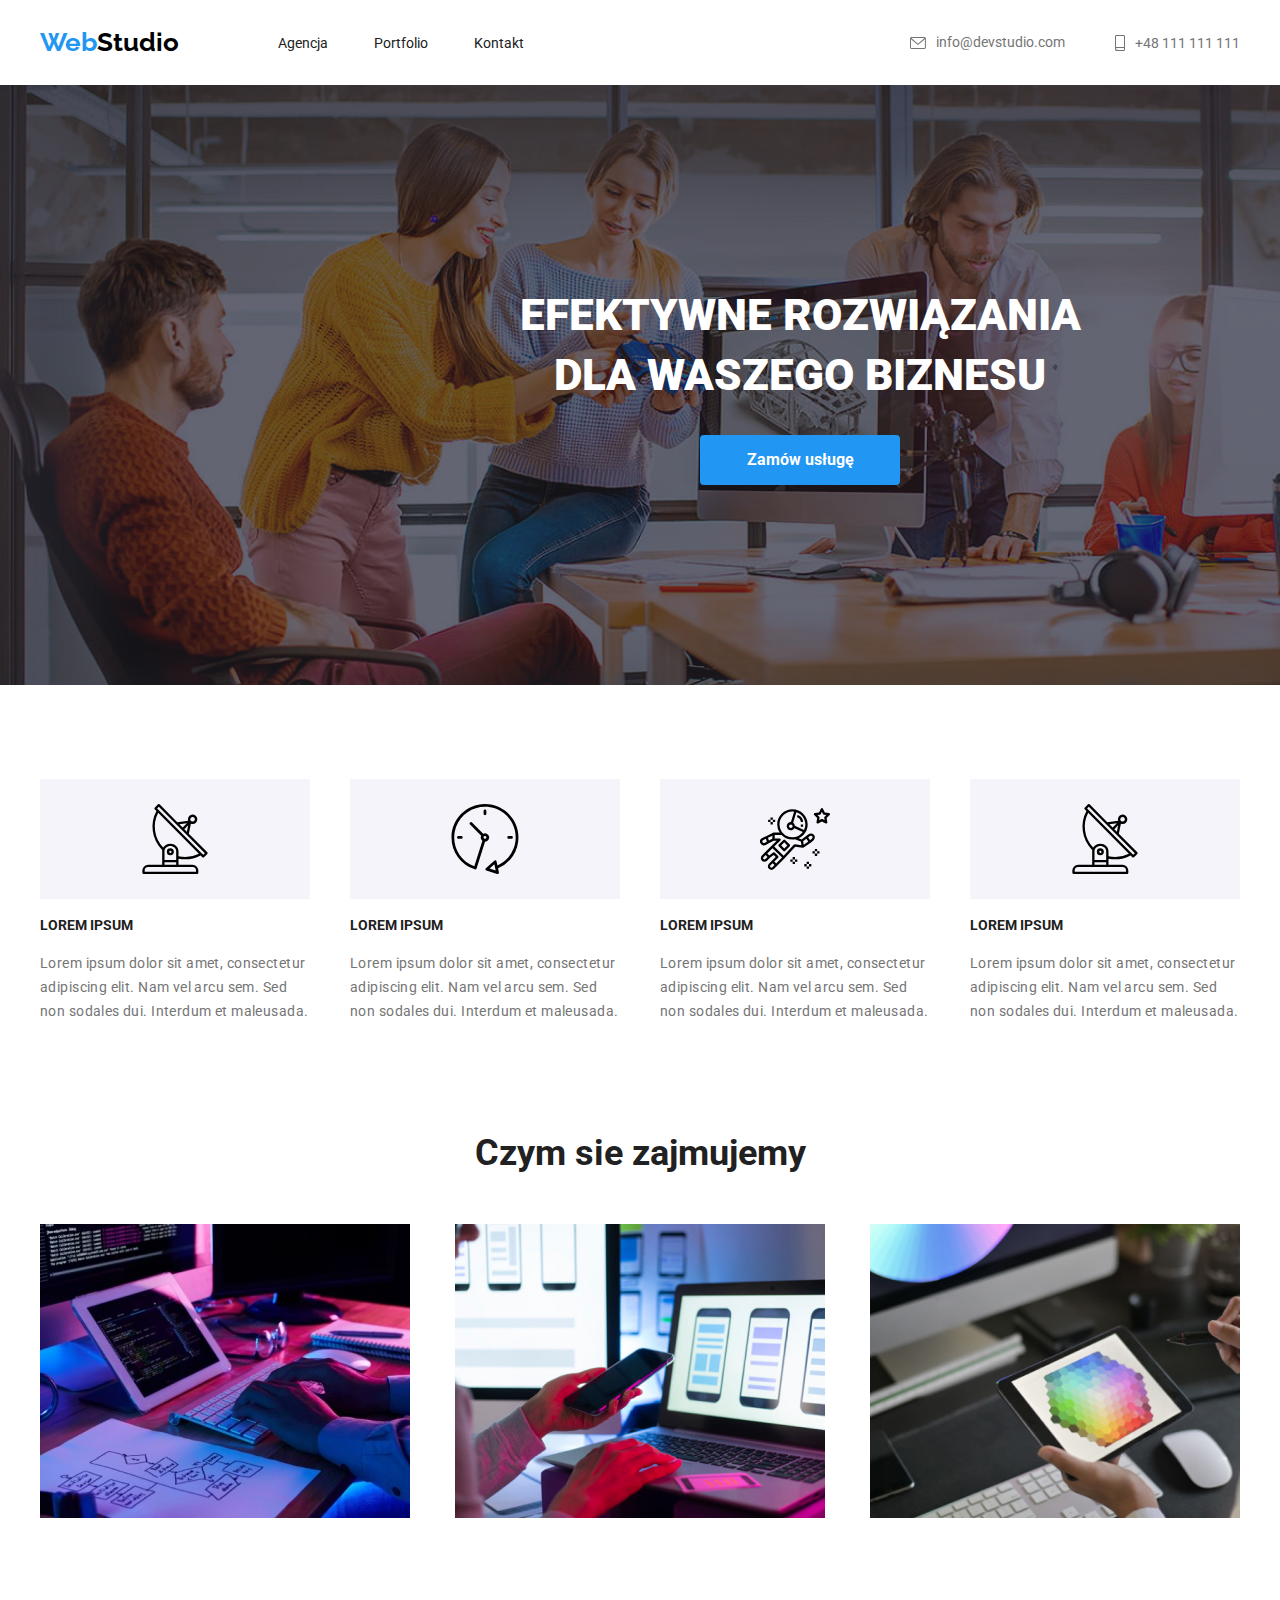
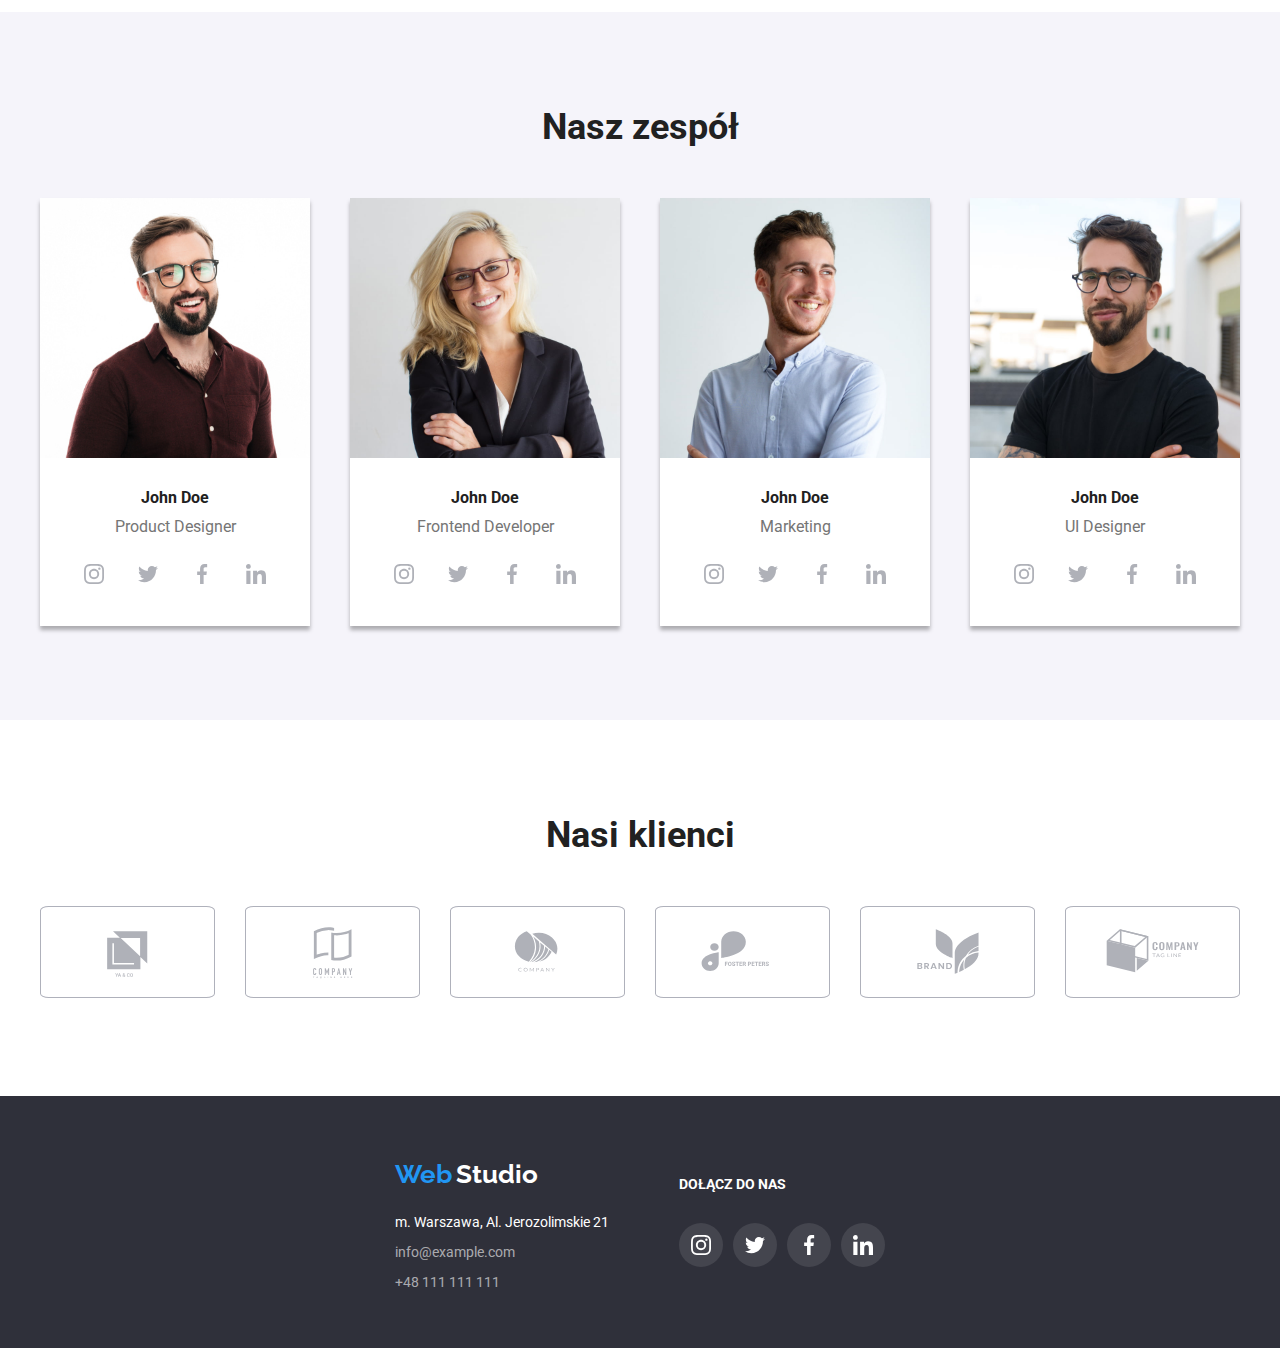
<file: index.html>
<!DOCTYPE html>
<html lang="en">
  <head>
    <meta charset="UTF-8" />
    <meta http-equiv="X-UA-Compatible" content="IE=edge" />
    <meta name="viewport" content="width=device-width, initial-scale=1.0" />
    <title>Studio</title>
    <link rel="preconnect" href="https://fonts.googleapis.com" />
    <link rel="preconnect" href="https://fonts.gstatic.com" crossorigin />
    <link
      href="https://fonts.googleapis.com/css2?family=Raleway:wght@700&family=Roboto:wght@400;500;700;900&display=swap"
      rel="stylesheet"
    />
    <link
      rel="stylesheet"
      href="https://cdnjs.cloudflare.com/ajax/libs/modern-normalize/1.0.0/modern-normalize.min.css"
    />
    <link rel="stylesheet" href="./css/styles.css" />
  </head>
  <body>
    <header>
      <div class="container header-main">
        <div class="header-logo-navi">
          <a href="#" class="logo-style">
            <span class="logo-blue">Web</span
            ><span class="logo-black">Studio</span></a
          >
          <nav>
            <ul class="list-style links-nav">
              <li><a href="#" class="links-style-nav">Agencja</a></li>
              <li>
                <a href="portfolio.html" class="links-style-nav">Portfolio</a>
              </li>
              <li><a href="#" class="links-style-nav">Kontakt</a></li>
            </ul>
          </nav>
        </div>
        <div>
          <ul class="list-style links">
            <li>
              <a href="#" class="links-style"
                ><svg width="16" height="12" class="contact-icons-mail">
                  <use href="./images/icons.svg#icon-koperta"></use></svg
                >info@devstudio.com</a
              >
            </li>
            <li>
              <a href="#" class="links-style"
                ><svg width="10" height="16" class="contact-icons-phone">
                  <use href="./images/icons.svg#icon-smartphone"></use></svg
                >+48 111 111 111</a
              >
            </li>
          </ul>
        </div>
      </div>
    </header>
    <main>
      <section class="section-title-style">
        <div>
          <h1 class="main-title-style">
            EFEKTYWNE ROZWIĄZANIA DLA WASZEGO BIZNESU
          </h1>
        </div>
        <div>
          <button class="button-style-main button-font-main" type="button">
            Zamów usługę
          </button>
        </div>
      </section>
      <section class="section">
        <div class="container">
          <ul class="list-style-lorem">
            <li>
              <div class="lorem-icons-box">
                <svg class="lorem-icons">
                  <use
                    xlink:href="./images/icons.svg#icon-antenna"
                    width="70"
                  ></use>
                </svg>
              </div>
              <h4 class="lorem-heading">LOREM IPSUM</h4>
              <p class="lorem-text">
                Lorem ipsum dolor sit amet, consectetur adipiscing elit. Nam vel
                arcu sem. Sed non sodales dui. Interdum et maleusada.
              </p>
            </li>
            <li>
              <div class="lorem-icons-box">
                <svg class="lorem-icons">
                  <use
                    xlink:href="./images/icons.svg#icon-clock"
                    width="70"
                  ></use>
                </svg>
              </div>
              <h4 class="lorem-heading">LOREM IPSUM</h4>
              <p class="lorem-text">
                Lorem ipsum dolor sit amet, consectetur adipiscing elit. Nam vel
                arcu sem. Sed non sodales dui. Interdum et maleusada.
              </p>
            </li>
            <li>
              <div class="lorem-icons-box">
                <svg class="lorem-icons">
                  <use
                    xlink:href="./images/icons.svg#icon-astronaut"
                    width="70"
                  ></use>
                </svg>
              </div>
              <h4 class="lorem-heading">LOREM IPSUM</h4>
              <p class="lorem-text">
                Lorem ipsum dolor sit amet, consectetur adipiscing elit. Nam vel
                arcu sem. Sed non sodales dui. Interdum et maleusada.
              </p>
            </li>
            <li>
              <div class="lorem-icons-box">
                <svg class="lorem-icons">
                  <use
                    xlink:href="./images/icons.svg#icon-antenna"
                    width="70"
                  ></use>
                </svg>
              </div>
              <h4 class="lorem-heading">LOREM IPSUM</h4>
              <p class="lorem-text">
                Lorem ipsum dolor sit amet, consectetur adipiscing elit. Nam vel
                arcu sem. Sed non sodales dui. Interdum et maleusada.
              </p>
            </li>
          </ul>
        </div>
      </section>
      <section class="section no-padding-top">
        <div class="container">
          <h2 class="heading-two">Czym sie zajmujemy</h2>
          <ul class="list-style-speciality">
            <li>
              <img
                src="./images/box1.jpg"
                alt="Ktoś tworzy kod w html"
                class="foto-whatwedo"
                width="370"
                height="294"
              />
            </li>
            <li>
              <img
                src="./images/box2.jpg"
                alt="Ktoś pracuje na telefonie laptopie"
                class="foto-whatwedo"
                width="370"
                height="294"
              />
            </li>
            <li>
              <img
                src="./images/box3.jpg"
                alt="Ktoś ogląda paletę kolorów na tablecie"
                class="foto-whatwedo"
                width="370"
                height="294"
              />
            </li>
          </ul>
        </div>
      </section>
      <section class="section-team-style section">
        <div class="container">
          <h2 class="heading-two">Nasz zespół</h2>
          <ul class="list-style-ourteam">
            <li>
              <figure class="foto-margins">
                <img
                  class="foto-ourteam"
                  src="./images/team1.jpg"
                  alt="John Doe na białym tle"
                  width="270"
                  height="260"
                />
                <figcaption class="foto-description">
                  <h3 class="name-style">John Doe</h3>
                  <p class="team-position">Product Designer</p>
                  <div class="social-icon-list">
                    <p class="social-icon-circle">
                      <svg width="20" height="20" class="social-icons">
                        <use href="./images/icons.svg#icon-instagram"></use>
                      </svg>
                    </p>
                    <p class="social-icon-circle">
                      <svg width="20" height="20" class="social-icons">
                        <use href="./images/icons.svg#icon-twitter"></use>
                      </svg>
                    </p>
                    <p class="social-icon-circle">
                      <svg width="20" height="20" class="social-icons">
                        <use href="./images/icons.svg#icon-facebook"></use>
                      </svg>
                    </p>
                    <p class="social-icon-circle">
                      <svg width="20" height="20" class="social-icons">
                        <use href="./images/icons.svg#icon-linkedin"></use>
                      </svg>
                    </p>
                  </div>
                </figcaption>
              </figure>
            </li>
            <li>
              <figure class="foto-margins">
                <img
                  class="foto-ourteam"
                  src="./images/team2.jpg"
                  alt="John Doe jako kobieta"
                  width="270"
                  height="260"
                />
                <figcaption class="foto-description">
                  <h3 class="name-style">John Doe</h3>
                  <p class="team-position">Frontend Developer</p>
                  <div class="social-icon-list">
                    <p class="social-icon-circle">
                      <svg width="20" height="20" class="social-icons">
                        <use href="./images/icons.svg#icon-instagram"></use>
                      </svg>
                    </p>
                    <p class="social-icon-circle">
                      <svg width="20" height="20" class="social-icons">
                        <use href="./images/icons.svg#icon-twitter"></use>
                      </svg>
                    </p>
                    <p class="social-icon-circle">
                      <svg width="20" height="20" class="social-icons">
                        <use href="./images/icons.svg#icon-facebook"></use>
                      </svg>
                    </p>
                    <p class="social-icon-circle">
                      <svg width="20" height="20" class="social-icons">
                        <use href="./images/icons.svg#icon-linkedin"></use>
                      </svg>
                    </p>
                  </div>
                </figcaption>
              </figure>
            </li>
            <li>
              <figure class="foto-margins">
                <img
                  class="foto-ourteam"
                  src="./images/team3.jpg"
                  alt="John Doe w okularach i z brodą"
                  width="270"
                  height="260"
                />
                <figcaption class="foto-description">
                  <h3 class="name-style">John Doe</h3>
                  <p class="team-position">Marketing</p>
                  <div class="social-icon-list">
                    <p class="social-icon-circle">
                      <svg width="20" height="20" class="social-icons">
                        <use href="./images/icons.svg#icon-instagram"></use>
                      </svg>
                    </p>
                    <p class="social-icon-circle">
                      <svg width="20" height="20" class="social-icons">
                        <use href="./images/icons.svg#icon-twitter"></use>
                      </svg>
                    </p>
                    <p class="social-icon-circle">
                      <svg width="20" height="20" class="social-icons">
                        <use href="./images/icons.svg#icon-facebook"></use>
                      </svg>
                    </p>
                    <p class="social-icon-circle">
                      <svg width="20" height="20" class="social-icons">
                        <use href="./images/icons.svg#icon-linkedin"></use>
                      </svg>
                    </p>
                  </div>
                </figcaption>
              </figure>
            </li>
            <li>
              <figure class="foto-margins">
                <img
                  class="foto-ourteam"
                  src="./images/team4.jpg"
                  alt="John Doe w kolejnej odsłonie"
                  width="270"
                  height="260"
                />
                <figcaption class="foto-description">
                  <h3 class="name-style">John Doe</h3>
                  <p class="team-position">UI Designer</p>
                  <div class="social-icon-list">
                    <p class="social-icon-circle">
                      <svg width="20" height="20" class="social-icons">
                        <use href="./images/icons.svg#icon-instagram"></use>
                      </svg>
                    </p>
                    <p class="social-icon-circle">
                      <svg width="20" height="20" class="social-icons">
                        <use href="./images/icons.svg#icon-twitter"></use>
                      </svg>
                    </p>
                    <p class="social-icon-circle">
                      <svg width="20" height="20" class="social-icons">
                        <use href="./images/icons.svg#icon-facebook"></use>
                      </svg>
                    </p>
                    <p class="social-icon-circle">
                      <svg width="20" height="20" class="social-icons">
                        <use href="./images/icons.svg#icon-linkedin"></use>
                      </svg>
                    </p>
                  </div>
                </figcaption>
              </figure>
            </li>
          </ul>
        </div>
      </section>
      <section class="section">
        <div class="container">
          <h2 class="heading-two">Nasi klienci</h2>
        </div>
        <div class="container customers-list">
          <p class="no-margin-topbottom">
            <svg class="customer-icons">
              <use href="./images/icons.svg#icon-yaco"></use>
            </svg>
          </p>
          <p class="no-margin-topbottom">
            <svg class="customer-icons">
              <use href="./images/icons.svg#icon-company"></use>
            </svg>
          </p>
          <p class="no-margin-topbottom">
            <svg class="customer-icons">
              <use href="./images/icons.svg#icon-companytwo"></use>
            </svg>
          </p>
          <p class="no-margin-topbottom">
            <svg class="customer-icons">
              <use href="./images/icons.svg#icon-foster"></use>
            </svg>
          </p>
          <p class="no-margin-topbottom">
            <svg class="customer-icons">
              <use href="./images/icons.svg#icon-brand"></use>
            </svg>
          </p>
          <p class="no-margin-topbottom">
            <svg class="customer-icons">
              <use href="./images/icons.svg#icon-tagline"></use>
            </svg>
          </p>
        </div>
      </section>
    </main>
    <footer class="section-footer-style">
      <div class="logo-footer-position container">
        <a href="#" class="logo-style-footer">
          <span class="logo-blue">Web</span>
          <span class="logo-white">Studio</span>
        </a>
        <address>
          <p class="adress">m. Warszawa, Al. Jerozolimskie 21</p>
        </address>
        <ul class="list-style-footer">
          <li class="links-footer">
            <a href="#" class="links-style-footer">info@example.com</a>
          </li>
          <li class="links-footer">
            <a href="#" class="links-style-footer">+48 111 111 111</a>
          </li>
        </ul>
      </div>
      <div class="social-icon-list container footer-right-side">
        <p class="join-us"><b>DOŁĄCZ DO NAS</b></p>
        <ul class="list-social-footer">
          <li class="social-icon-circle-footer">
            <svg width="20" height="20" class="social-icons-footer">
              <use href="./images/icons.svg#icon-instagram"></use>
            </svg>
          </li>
          <li class="social-icon-circle-footer">
            <svg width="20" height="20" class="social-icons-footer">
              <use href="./images/icons.svg#icon-twitter"></use>
            </svg>
          </li>
          <li class="social-icon-circle-footer">
            <svg width="20" height="20" class="social-icons-footer">
              <use href="./images/icons.svg#icon-facebook"></use>
            </svg>
          </li>
          <li class="social-icon-circle-footer">
            <svg width="20" height="20" class="social-icons-footer">
              <use href="./images/icons.svg#icon-linkedin"></use>
            </svg>
          </li>
        </ul>
      </div>
    </footer>
  </body>
</html>
</file>
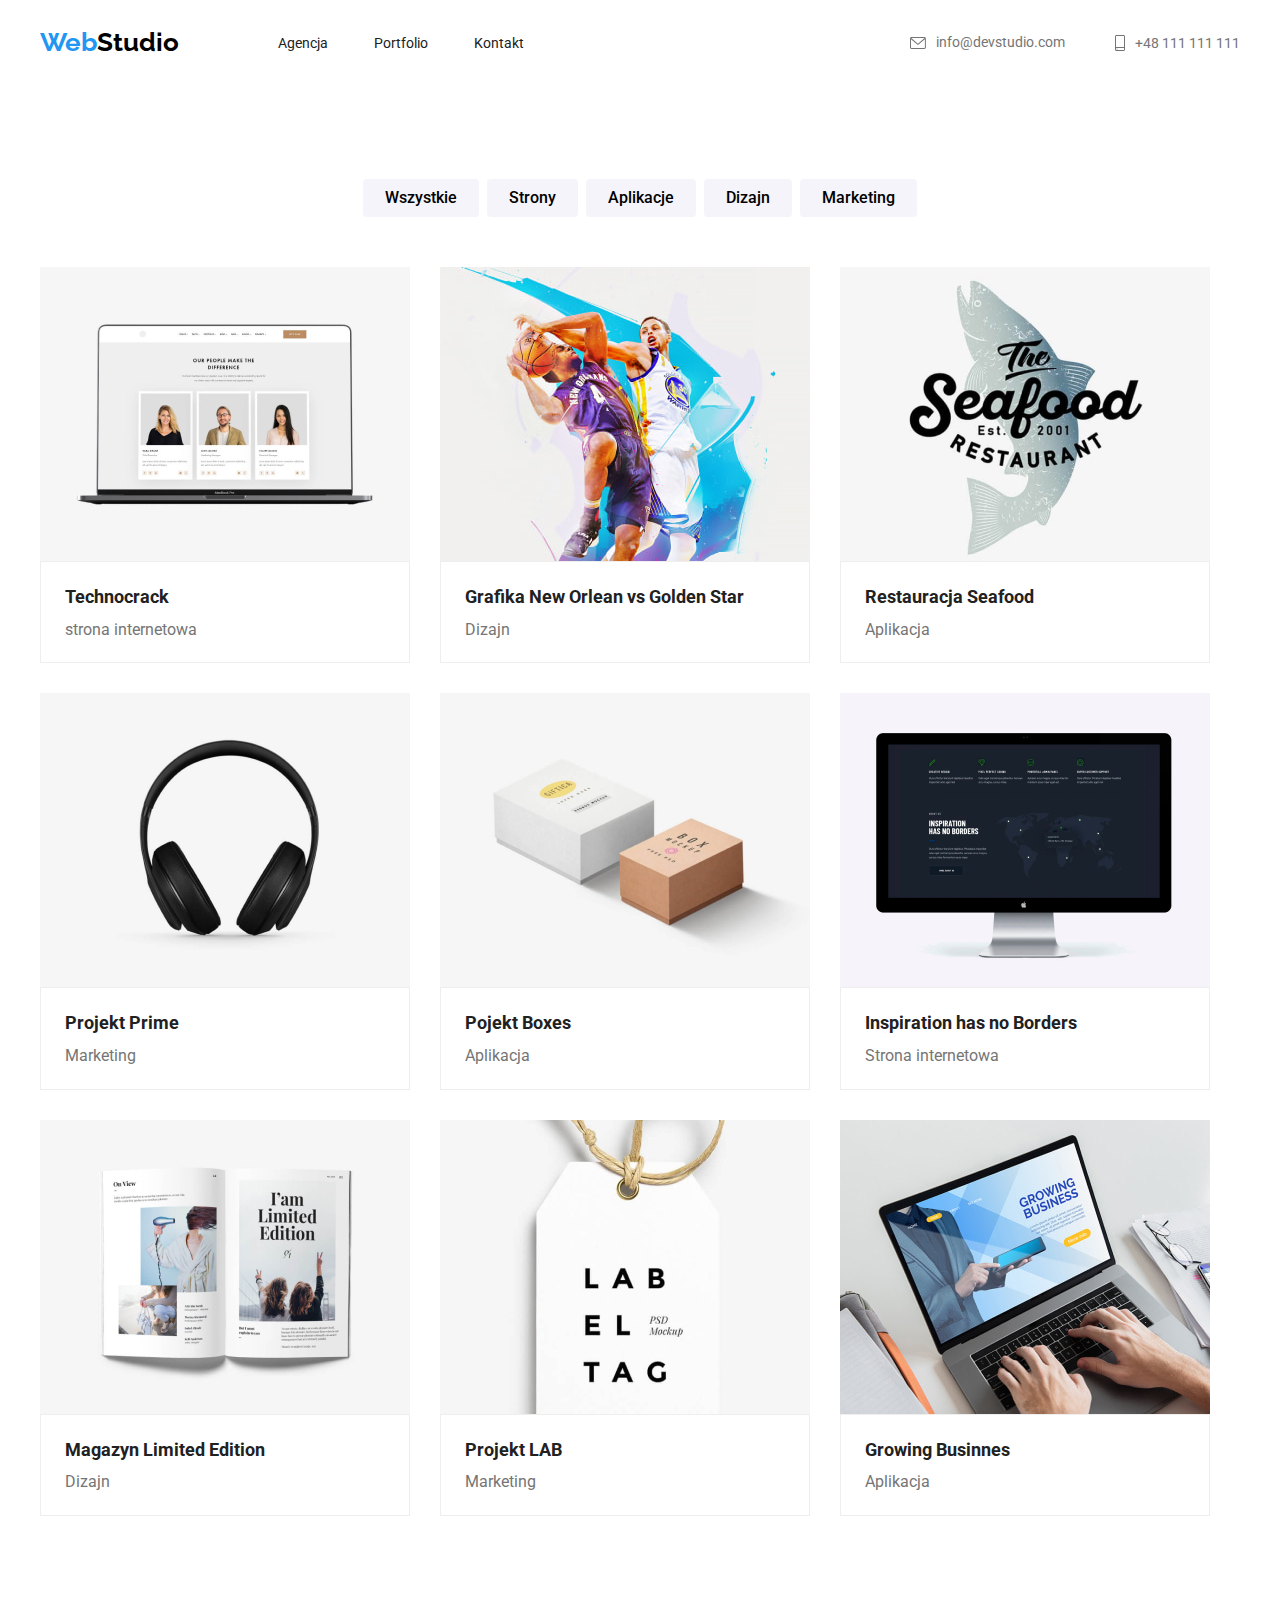
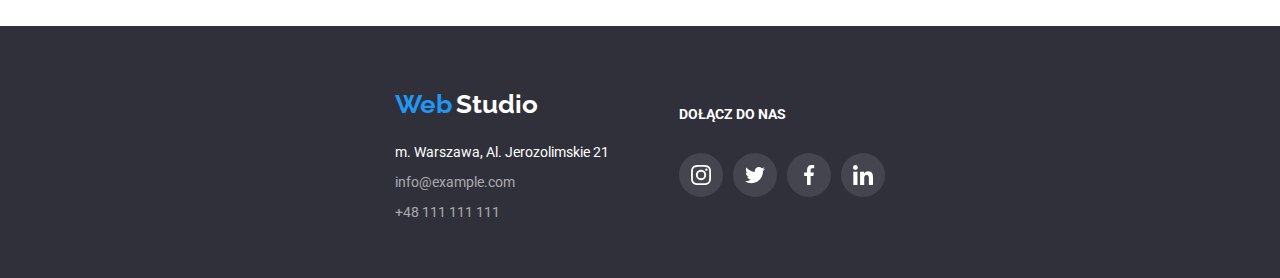
<file: portfolio.html>
<!DOCTYPE html>
<html lang="en">
  <head>
    <meta charset="UTF-8" />
    <meta http-equiv="X-UA-Compatible" content="IE=edge" />
    <meta name="viewport" content="width=device-width, initial-scale=1.0" />
    <title>Portfolio</title>
    <link rel="preconnect" href="https://fonts.googleapis.com" />
    <link rel="preconnect" href="https://fonts.gstatic.com" crossorigin />
    <link
      href="https://fonts.googleapis.com/css2?family=Raleway:wght@700&family=Roboto:wght@400;500;700;900&display=swap"
      rel="stylesheet"
    />
    <link
    rel="stylesheet"
    href="https://cdnjs.cloudflare.com/ajax/libs/modern-normalize/1.0.0/modern-normalize.min.css"
  />
    <link rel="stylesheet" href="./css/styles.css" />
  </head>
  <body>
    <header>
      <div class="container header-main">
        <div class="header-logo-navi">
        <a href="index.html" class="logo-style">
          <span class="logo-blue">Web</span
          ><span class="logo-black">Studio</span></a>
          <nav>
          <ul class="list-style links-nav">
            <li><a href="index.html" class="links-style-nav">Agencja</a></li>
            <li>
              <a href="#" class="links-style-nav">Portfolio</a>
            </li>
            <li><a href="#" class="links-style-nav">Kontakt</a></li>
          </ul>
          </nav>
          </div>
          <div>
        <ul class="list-style links">
          <li><a href="#" class="links-style"><svg width="16" height="12"  class="contact-icons-mail">
            <use
              href="./images/icons.svg#icon-koperta"
            ></use></svg
          >info@devstudio.com</a></li>
          <li><a href="#" class="links-style"><svg width="10" height="16" class="contact-icons-phone">
            <use
              href="./images/icons.svg#icon-smartphone"
            ></use></svg
          >+48 111 111 111</a></li>
        </ul>
      </div>
      </div>
    </header>
    <main>
      <section class="section">
      <div class="container">
        <ul class="button-style-portfolio">
          <li>
            <button class="button-style button-font" type="button">
              Wszystkie
            </button>
          </li>
          <li>
            <button class="button-style button-font" type="button">
              Strony
            </button>
          </li>
          <li>
            <button class="button-style button-font" type="button">
              Aplikacje
            </button>
          </li>
          <li>
            <button class="button-style button-font" type="button">
              Dizajn
            </button>
          </li>
          <li>
            <button class="button-style button-font" type="button">
              Marketing
            </button>
          </li>
        </ul>
      </div>
        <div class="container">
        <ul class="foto-style-portfolio foto-portfolio-margins">
          <li>
            <figure class="figure-shadow">
              <img class="foto-ourteam"
                src="./images/portfolio1.jpg"
                alt="ekran laptopa"
                width="370"
                height="294"
              />
              <figcaption class="foto-description-portoflio portfolio-card-border" >
                <h4 class="product">Technocrack</h4>
                <p class="product-type">strona internetowa</p>
              </figcaption>
            </figure>
          </li>
          <li>
            <figure class="figure-shadow">
              <img class="foto-ourteam"
                src="./images/portfolio2.jpg"
                alt="Koszykarze"
                width="370"
                height="294"
              />
              <figcaption class="foto-description-portoflio portfolio-card-border">
                <h4 class="product">Grafika New Orlean vs Golden Star</h4>
                <p class="product-type">Dizajn</p>
              </figcaption>
            </figure>
          </li>
          <li>
            <figure class="figure-shadow">
              <img class="foto-ourteam"
                src="./images/portfolio3.jpg"
                alt="Logo restauracji Seafood"
                width="370"
                height="294"
              />
              <figcaption class="foto-description-portoflio portfolio-card-border">
                <h4 class="product">Restauracja Seafood</h4>
                <p class="product-type">Aplikacja</p>
              </figcaption>
            </figure>
          </li>
          <li>
            <figure class="figure-shadow">
              <img class="foto-ourteam"
                src="./images/portfolio4.jpg"
                alt="Słuchawki"
                width="370"
                height="294"
              />
              <figcaption class="foto-description-portoflio portfolio-card-border">
                <h4 class="product">Projekt Prime</h4>
                <p class="product-type">Marketing</p>
              </figcaption>
            </figure>
          </li>
          <li>
            <figure class="figure-shadow">
              <img class="foto-ourteam"
                src="./images/portfolio5.jpg"
                alt="Dwa pudełka"
                width="370"
                height="294"
              />
              <figcaption class="foto-description-portoflio portfolio-card-border">
                <h4 class="product">Pojekt Boxes</h4>
                <p class="product-type">Aplikacja</p>
              </figcaption>
            </figure>
          </li>
          <li>
            <figure class="figure-shadow">
              <img class="foto-ourteam"
                src="./images/portfolio6.jpg"
                alt="Monitor komputerowy"
                width="370"
                height="294"
              />
              <figcaption class="foto-description-portoflio portfolio-card-border">
                <h4 class="product">Inspiration has no Borders</h4>
                <p class="product-type">Strona internetowa</p>
              </figcaption>
            </figure>
          </li>
          <li>
            <figure class="figure-shadow">
              <img class="foto-ourteam"
                src="./images/portfolio7.jpg"
                alt="Otworzona książka"
                width="370"
                height="294"
              />
              <figcaption class="foto-description-portoflio portfolio-card-border">
                <h4 class="product">Magazyn Limited Edition</h4>
                <p class="product-type">Dizajn</p>
              </figcaption>
            </figure>
          </li>
          <li>
            <figure class="figure-shadow">
              <img class="foto-ourteam"
                src="./images/portfolio8.jpg"
                alt="Logo"
                width="370"
                height="294"
              />
              <figcaption class="foto-description-portoflio portfolio-card-border">
                <h4 class="product">Projekt LAB</h4>
                <p class="product-type">Marketing</p>
              </figcaption>
            </figure>
          </li>
          <li>
            <figure class="figure-shadow">
              <img class="foto-ourteam"
                src="./images/portfolio9.jpg"
                alt="Ktoś pisze na laptopie"
                width="370"
                height="294"
              />
              <figcaption class="foto-description-portoflio portfolio-card-border">
                <h4 class="product">Growing Businnes</h4>
                <p class="product-type">Aplikacja</p>
              </figcaption>
            </figure>
          </li>
        </ul>
      </div>
      </section>
    </main>
    <footer class="section-footer-style">
      <div class="logo-footer-position container">
        <a href="#" class="logo-style-footer">
          <span class="logo-blue">Web</span>
          <span class="logo-white">Studio</span>
        </a>
        <address>
          <p class="adress">m. Warszawa, Al. Jerozolimskie 21</p>
        </address>
        <ul class="list-style-footer">
          <li class="links-footer">
            <a href="#" class="links-style-footer">info@example.com</a>
          </li>
          <li class="links-footer">
            <a href="#" class="links-style-footer">+48 111 111 111</a>
          </li>
        </ul>
      </div>
      <div class="social-icon-list container footer-right-side">
        <p class="join-us"><b>DOŁĄCZ DO NAS</b></p>
        <ul class="list-social-footer">
          <li class="social-icon-circle-footer">
            <svg width="20" height="20" class="social-icons-footer">
              <use href="./images/icons.svg#icon-instagram"></use>
            </svg>
          </li>
          <li class="social-icon-circle-footer">
            <svg width="20" height="20" class="social-icons-footer">
              <use href="./images/icons.svg#icon-twitter"></use>
            </svg>
          </li>
          <li class="social-icon-circle-footer">
            <svg width="20" height="20" class="social-icons-footer">
              <use href="./images/icons.svg#icon-facebook"></use>
            </svg>
          </li>
          <li class="social-icon-circle-footer">
            <svg width="20" height="20" class="social-icons-footer">
              <use href="./images/icons.svg#icon-linkedin"></use>
            </svg>
          </li>
        </ul>
      </div>
    </footer>
  </body>
</html>
</file>
<file: css/styles.css>
:root {
  --brand-color: #2196f3;
  --dark-color-font: #212121;
  --less-dark-color-font: #757575;
  --white: #ffffff;
  --black: #000000;
  --button-color: #f5f4fa;
  --background-color-main-page: #2f303a;
  --icon-color: #afb1b8;
}
body {
  font-family: "Roboto", sans-serif;
  color: var(--dark-color-font);
}
.section-title-style {
  display: flex;
  flex-direction: column;
  justify-content: center;
  align-items: center;
  gap: 30px;
  background-image: url(../images/team.png);
  object-fit: cover;
  box-shadow: inset 50px 50px 50px 50px rgba(47, 48, 58, 0.4),
    inset 1600px 600px 50px 50px rgba(47, 48, 58, 0.4);
  width: 1600px;
  height: 600px;
  margin: 0 auto;
}
.section-team-style {
  background-color: #f5f4fa;
}
.button-style {
  height: 38px;
  border: none;
  background-color: var(--button-color);
  border-radius: 4px;
  cursor: pointer;
  color: ver(--dark-color-font);
}
.button-font {
  font-family: Roboto;
  font-weight: 500;
  font-style: medium;
  font-size: 16px;
  line-height: 1.39em;
  letter-spacing: 3%;
  padding: 0 22px;
}
.button-style:hover,
.button-style:focus {
  background-color: var(--brand-color);
  transition: background-color 0.5s;
  color: var(--white);
  box-shadow: 0 4px 4px rgba(0, 0, 0, 0.25);
}
.figure-shadow {
  box-shadow: none;
}
.figure-shadow:hover,
.figure-shadow:focus {
  box-shadow: 0 4px 4px rgba(0, 0, 0, 0.25);
}
.button-style-main {
  width: 200px;
  height: 50px;
  padding: 0 0;
  margin-right: auto;
  margin-left: auto;
  border: none;
  background-color: var(--brand-color);
  border-radius: 4px;
  cursor: pointer;
}
.button-font-main {
  font-family: Roboto;
  font-style: bold;
  font-weight: 700;
  font-size: 16px;
  color: var(--white);
  line-height: 1.6;
  letter-spacing: 6%;
}
.logo-blue {
  font-family: Raleway;
  font-weight: 700;
  font-size: 26px;
  line-height: 1;
  letter-spacing: 3%;
  color: var(--brand-color);
}
.logo-black {
  font-family: Raleway;
  font-weight: 700;
  font-size: 26px;
  line-height: 36px;
  letter-spacing: 3%;
  color: var(--black);
  text-decoration: none;
}
.logo-white {
  font-family: Raleway;
  font-weight: 700;
  font-size: 26px;
  line-height: 36px;
  letter-spacing: 3%;
  color: var(--white);
  text-decoration: none;
}
.main-title-style {
  width: 650px;
  margin-right: auto;
  margin-left: auto;
  margin-top: 0;
  margin-bottom: 0;
  font-weight: 900;
  font-size: 44px;
  line-height: 1.37;
  text-align: center;
  letter-spacing: 6%;
  text-transform: uppercase;
  color: #ffffff;
}
.heading-two {
  width: 352px;
  margin: 0 auto;
  text-align: center;
  font-style: bold;
  font-size: 36px;
  line-height: 1.17;
  letter-spacing: 3%;
  color: var(--dark-color-font);
}
.name-style {
  font-size: 16px;
  margin: 0 auto;
  padding-top: 30px;
  font-style: medium;
  line-height: 1.19;
  letter-spacing: 3%;
  color: var(--dark-color-font);
}
.lorem-heading {
  font-style: bold;
  font-size: 14px;
  line-height: 1.14;
  letter-spacing: 3%;
  color: var(--dark-color-font);
}
.lorem-text {
  font-size: 14px;
  line-height: 1.7em;
  letter-spacing: 0.03em;
  color: var(--less-dark-color-font);
}
.team-position {
  margin-top: 10px;
  margin-bottom: 0;
  font-size: 16px;
  line-height: 1.19;
  letter-spacing: 3%;
  color: var(--less-dark-color-font);
}
.links {
  display: flex;
  flex-direction: row;
  justify-content: space-between;
  font-style: Medium;
  font-size: 14px;
  line-height: 1;
  letter-spacing: 2%;
  gap: 50px;
  margin: 0;
  padding: 0;
  color: var(--less-dark-color-font);
}
.links-nav {
  display: flex;
  flex-direction: row;
  gap: 46px;
  font-family: Roboto;
  font-style: 700;
  font-size: 14px;
  line-height: 1;
  letter-spacing: 2%;
  padding: 0;
  margin: 0;
  color: var(--dark-color-font);
}
.links-footer {
  font-family: Roboto;
  font-style: Regular;
  font-size: 14px;
  line-height: 1.46;
  letter-spacing: 3%;
  padding-bottom: 9px;
  color: rgba(255, 255, 255, 0.6);
}
.links-style-nav:hover,
.links-style-nav:focus {
  color: var(--brand-color);
}
.links-style:hover,
.links-style:focus {
  color: var(--brand-color);
}
.links-style-footer:hover,
.links-style-footer:focus {
  color: var(--brand-color);
}
.links-style {
  color: var(--less-dark-color-font);
  text-decoration: none;
}
.links-style-nav {
  color: var(--dark-color-font);
  text-decoration: none;
}
.links-style-footer {
  color: rgba(255, 255, 255, 0.6);
  font-style: Regular;
  padding-bottom: 9px;
  text-decoration: none;
}
.logo-style {
  text-decoration: none;
  width: 145px;
  padding-top: 24px;
  padding-bottom: 25px;
}
.adress {
  font-style: normal;
  font-size: 14px;
  line-height: 1.5;
  letter-spacing: 3%;
  margin-bottom: 0;
  margin-top: 20px;
  padding-bottom: 9px;
  color: var(--white);
  text-decoration: none;
}
.product {
  font-style: Bold;
  font-size: 18px;
  line-height: 1.71;
  letter-spacing: 6%;
  padding-top: 20px;
  padding-left: 24px;
  margin: 0 0;
  color: var(--dark-color-font);
}
.product-type {
  font-size: 16px;
  line-height: 1.6;
  letter-spacing: 3%;
  padding-top: 4px;
  padding-bottom: 20px;
  padding-left: 24px;
  margin: 0 0;
  color: var(--less-dark-color-font);
}
.list-style {
  display: flex;
  list-style: none;
  padding-left: 0;
}
.foto-style-portfolio {
  display: flex;
  flex-wrap: wrap;
  list-style: none;
  gap: 30px;
  padding-left: 0;
  margin-top: 50px;
}
.button-style-portfolio {
  display: flex;
  list-style: none;
  justify-content: center;
  gap: 8px;
  margin: 0 auto;
  padding-left: 0;
}
.list-style-footer {
  list-style: none;
  padding-left: 0;
  margin: 0 0;
}
.list-style-lorem {
  display: flex;
  list-style: none;
  justify-content: center;
  margin-top: 0;
  margin-bottom: 0;
  padding-left: 0;
  gap: 40px;
}
.list-style-speciality {
  display: flex;
  list-style: none;
  justify-content: center;
  gap: 45px;
  margin-top: 50px;
  margin-bottom: 0;
  margin-bottom: 0;
  padding-left: 0;
}
.list-style-ourteam {
  display: flex;
  list-style: none;
  justify-content: center;
  margin-top: 50px;
  margin-bottom: 0;
  padding-left: 0;
  gap: 40px;
}
.container {
  max-width: 1200px;
  margin: 0 auto;
}
.header-main {
  display: flex;
  align-items: center;
  justify-content: space-between;
}
.header-logo-navi {
  display: flex;
  align-items: center;
  justify-content: space-between;
  gap: 93px;
}
.foto-margins {
  margin: 0 0;
  box-shadow: 0 4px 4px rgba(0, 0, 0, 0.3);
}
.foto-portfolio-margins figure {
  margin: 0 0;
}
.foto-description {
  background-color: var(--white);
  text-align: center;
  padding-bottom: 30px;
}
.foto-description-portoflio {
  background-color: var(--white);
}
.portfolio-card-border {
  border: 1px solid #eeeeee;
}
.foto-ourteam {
  display: block;
}
.logo-footer-position {
  padding-top: 60px;
  padding-bottom: 20px;
  margin-right: 70px;
}
.section {
  padding-top: 94px;
  padding-bottom: 94px;
}
.head-border {
  border-bottom: 1px solid #e5e5e5;
}
.foto-whatwedo {
  vertical-align: top;
}
.no-padding-top {
  padding-top: 0;
}
.lorem-icons {
  margin: 0 auto;
  display: block;
  width: 70px;
  height: 120px;
  line-height: 0.75;
}
.lorem-icons-box {
  /* display: block; */
  line-height: 0.75;
  background-color: var(--button-color);
}
.customer-icons {
  width: 175px;
  height: 92px;

  border: 1px solid #afb1bb;
  border-radius: 5%;
  fill: var(--icon-color);
  cursor: pointer;
}
.customer-icons:hover,
.customer-icons:focus {
  fill: var(--brand-color);
  border-color: var(--brand-color);
}
.customers-list {
  display: flex;
  gap: 30px;
  margin-top: 50px;
}
.contact-icons-mail {
  vertical-align: bottom;
  fill: #757575;
  margin-right: 10px;
}
.contact-icons-phone {
  vertical-align: text-bottom;
  fill: #757575;
  margin-right: 10px;
}
.links-style:hover .contact-icons-mail {
  fill: var(--brand-color);
}
.links-style:focus .contact-icons-mail {
  fill: var(--brand-color);
}
.links-style:hover .contact-icons-phone {
  fill: var(--brand-color);
}
.links-style:focus .contact-icons-phone {
  fill: var(--brand-color);
}
.no-margin-topbottom {
  margin-top: 0;
  margin-bottom: 0;
}
.social-icons {
  display: block;
  margin-top: 12px;
  margin-left: 12px;
  fill: var(--icon-color);
  cursor: pointer;
}
.social-icons-footer {
  display: block;
  margin-top: 12px;
  margin-left: 12px;
  fill: var(--white);
  cursor: pointer;
}
.social-icon-list {
  display: flex;
  justify-content: center;
  gap: 10px;
  padding-top: 16px;
}
.social-icon-circle {
  width: 44px;
  height: 44px;
  border-radius: 50%;
  cursor: pointer;
  margin-top: 0;
  margin-bottom: 0;
}
.social-icon-circle-footer {
  width: 44px;
  height: 44px;
  border-radius: 50%;
  margin-top: 0;
  margin-bottom: 0;
  background-color: rgb(255, 255, 255, 10%);
  cursor: pointer;
}
.social-icon-circle:hover .social-icons {
  fill: var(--white);
}
.social-icon-circle:focus .social-icons {
  fill: var(--white);
}
.social-icon-circle:hover {
  background-color: var(--brand-color);
}
.social-icon-circle:focus {
  background-color: var(--brand-color);
}
.social-icon-circle-footer:hover,
.social-icon-circle-footer:focus {
  background-color: var(--brand-color);
}
.join-us {
  font-family: Roboto;
  font-style: Bold;
  font-size: 14px;
  line-height: 1.14;
  letter-spacing: 0.03;
  color: white;
  margin-top: 0;
  margin-bottom: 20px;
}
.list-social-footer {
  display: flex;
  list-style: none;
  padding-left: 0;
  margin-top: 0;
  margin-bottom: 0;
  gap: 10px;
}
.footer-right-side {
  display: flex;
  flex-direction: column;
  padding-top: 0;
  margin-left: 0;
}
.section-footer-style {
  display: flex;
  justify-content: flex-start;
  background-color: #2f303a;
  height: 252px;
}
.logo-style-footer {
  text-decoration: none;
  width: 145px;
}
</file>
